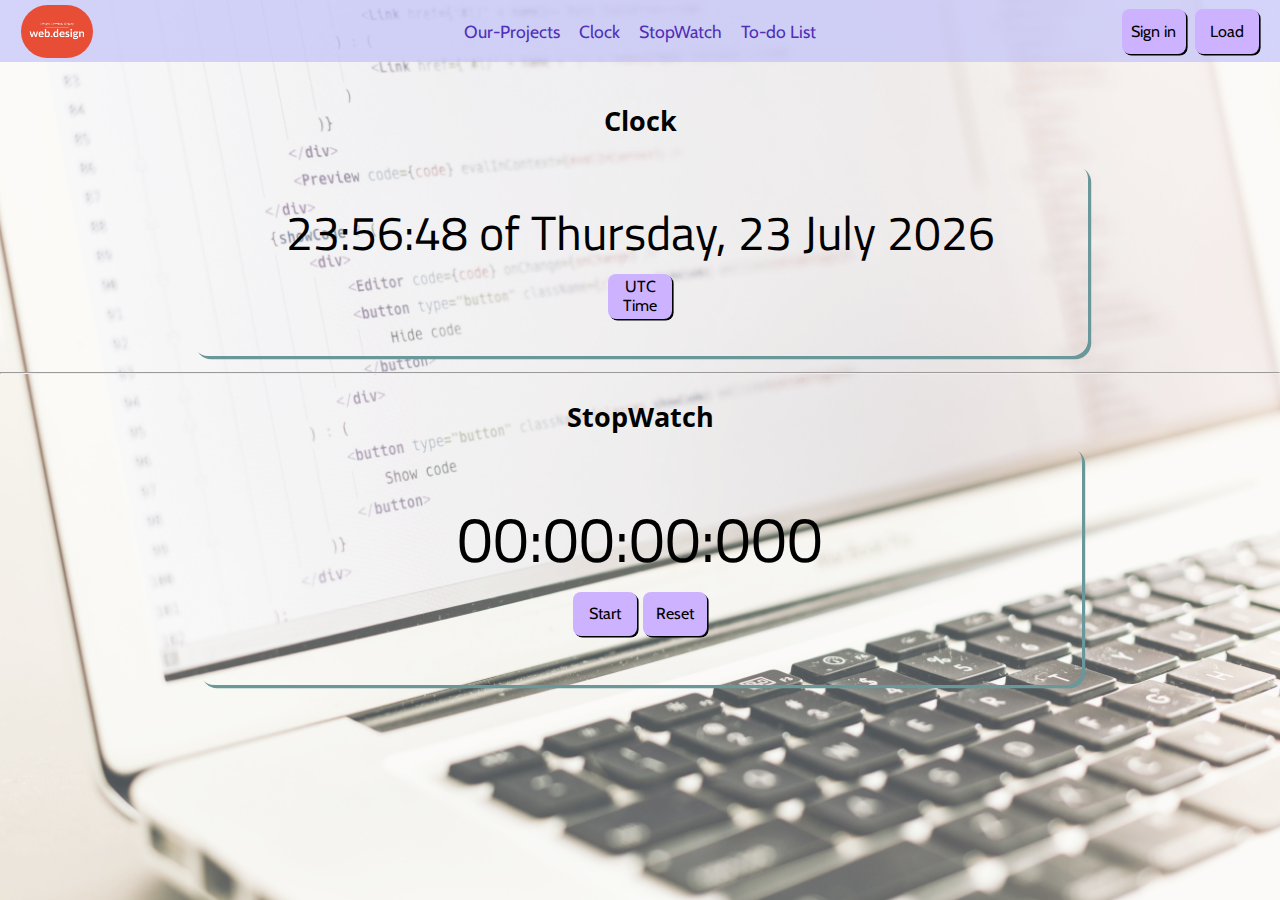
<file: index.html>
<!DOCTYPE html>
  <html lang="en">
    <head>
      <meta charset="UTF-8" />
      <meta name="viewport" content="width=device-width, initial-scale=1.0" />
      <title>Web.design| Java-Projects</title>
      <link rel="stylesheet" href="index.css" />
      <link rel="preconnect" href="https://fonts.googleapis.com" />
      <link rel="preconnect" href="https://fonts.gstatic.com" crossorigin />
      <link
        href="https://fonts.googleapis.com/css2?family=Bacasime+Antique&family=Bebas+Neue&family=Belanosima&family=Cabin&family=Caprasimo&family=Dosis:wght@200&family=Lato:wght@100&family=Lumanosimo&family=Noto+Serif+Display:wght@300&family=Open+Sans:ital,wght@1,300&family=Pacifico&family=Rubik+Dirt&family=Titillium+Web:wght@300&family=Ysabeau+Infant:wght@300&family=Ysabeau+SC:wght@500&display=swap"
        rel="stylesheet"
      />
    </head>
    <body>
      <nav id="navbar">
        <div id="logo-left">
          <img src="webdesign-logos/webdesign-logos1.jpeg" alt="" />
        </div>
        <div id="nav-mid">
          <li><a href="#">Our-Projects</a></li>
          <li><a href="#Clock">Clock</a></li>
          <li><a href="#Stopwatch">StopWatch</a></li>
          <li><a href="todo.html">To-do List</a></li>
        </div>
        <div id="buttons-right">
          <div class="button-box"><button class="btn">Sign in</button></div>
          <div class="button-box"><button class="btn">Load</button></div>
        </div>
      </nav>
      <section id="Clock">
        <div class="heading-box">
          <h1 class="heading-primary">Clock</h1>
        </div>
        <div class="clock-box">
          <span id="spanbox">
            <p></p>
            <div class="button-box">
              <button id="btn1" class="btn" onclick="switchUTC()"></button>
            </div>
          </span>
        </div>
      </section>
      <hr />
      <section id="Stopwatch">
        <div class="heading-box">
          <h1 class="heading-primary">StopWatch</h1>
        </div>
        <div class="stopwatch-box" id="watch">
          <p>00:00:00:000</p>
          <div class="button-box">
            <button id="btn2" class="btn" onclick="toggle()">Start</button>
            <button id="btn3" class="btn" onclick="Reset()">Reset</button>
          </div>
        </div>
      </section>
      <script src="index.js"></script>
    </body>
  </html>
</file>
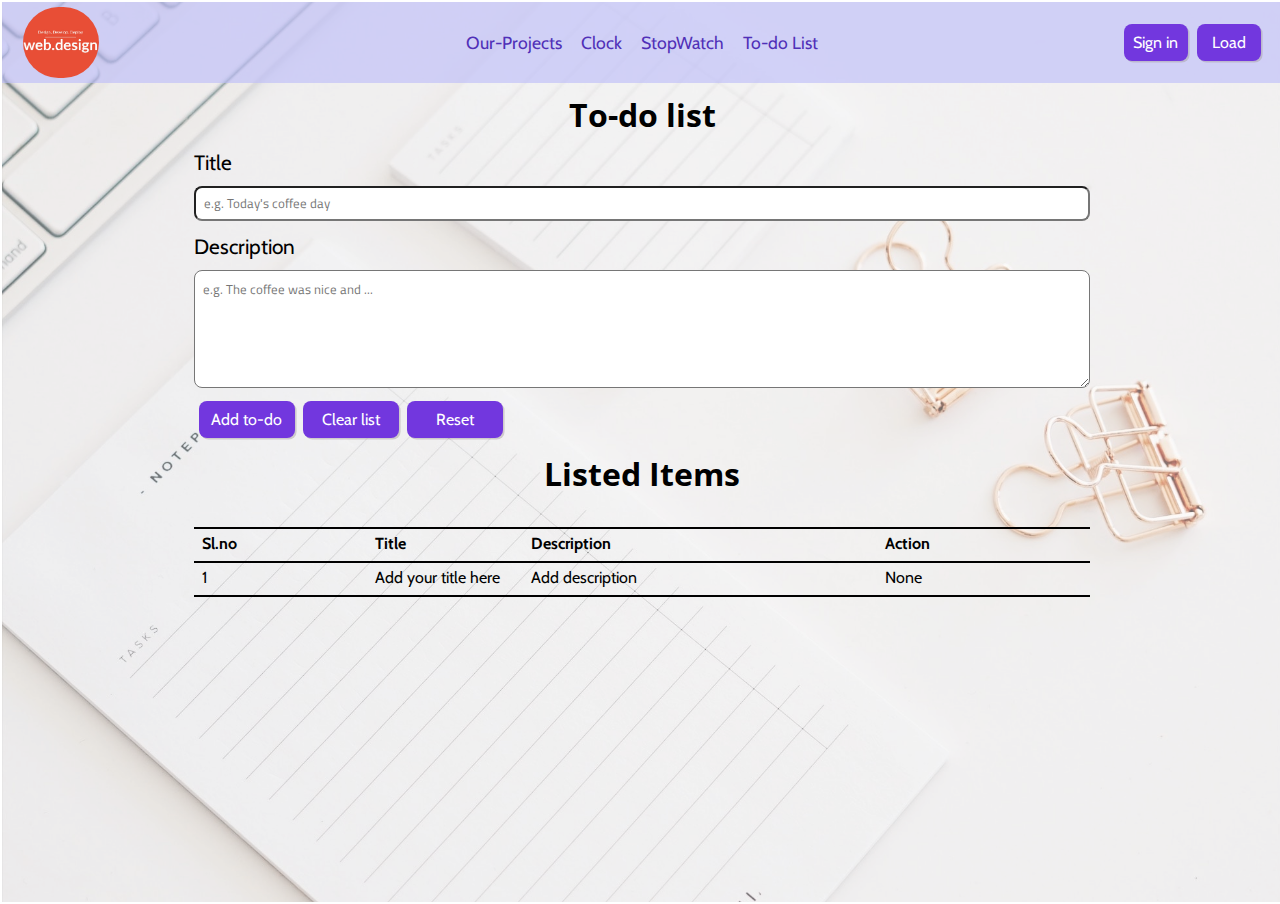
<file: todo.html>
<!DOCTYPE html>
<html lang="en">
  <head>
    <meta charset="UTF-8" />
    <meta name="viewport" content="width=device-width, initial-scale=1.0" />
    <title>TODO LIST</title>
    <link rel="stylesheet" href="todo.css" />
    <link
      href="https://fonts.googleapis.com/css2?family=Bacasime+Antique&family=Bebas+Neue&family=Belanosima&family=Cabin&family=Caprasimo&family=Dosis:wght@200&family=Lato:wght@100&family=Lumanosimo&family=Noto+Serif+Display:wght@300&family=Open+Sans:ital,wght@1,300&family=Pacifico&family=Rubik+Dirt&family=Titillium+Web:wght@300&family=Ysabeau+Infant:wght@300&family=Ysabeau+SC:wght@500&display=swap"
      rel="stylesheet"
    />
  </head>
  <body>
    <nav id="navbar">
      <div id="logo-left">
        <img src="webdesign-logos/webdesign-logos1.jpeg" alt="" />
      </div>
      <div id="nav-mid">
        <li><a href="#">Our-Projects</a></li>
        <li><a href="index.html">Clock</a></li>
        <li><a href="index.html">StopWatch</a></li>
        <li><a href="#">To-do List</a></li>
      </div>
      <div id="buttons-right">
        <div class="button-box"><button class="btn">Sign in</button></div>
        <div class="button-box"><button class="btn">Load</button></div>
      </div>
    </nav>
    <!-- <form> -->
    <div class="heading-box">
      <h1 class="heading-primary">To-do list</h1>
    </div>
    <div class="form-group">
      <label class="form-label" for="titleinp">Title</label>
      <input
        class="form-items"
        id="titleinp"
        type="text"
        placeholder="e.g. Today's coffee day"
      />
      <label class="form-label" for="txtarea">Description</label>
      <textarea
        class="form-items"
        name="desc"
        id="txtarea"
        cols="30"
        rows="5"
        placeholder="e.g. The coffee was nice and ..."
      ></textarea>
      <div class="button-box">
        <button id="btn1" class="btn btn-resp">Add to-do</button>
        <button id="btn2" class="btn btn-resp" onclick="listclear()">Clear list</button>
        <button id="btn3" class="btn btn-resp" onclick="reloadpage()">Reset</button>
      </div>
    </div>
    <!-- </form> -->
    <div class="tablebox">
      <div class="heading-box">
        <h1 class="heading-primary">Listed Items</h1>
      </div>
      <table id="tablemain">
        <thead>
          <tr>
            <th>Sl.no</th>
            <th>Title</th>
            <th>Description</th>
            <th>Action</th>
          </tr>
        </thead>
        <tbody id="tablebody">
          <!-- Elements will be dynamically added here -->
        </tbody>
      </table>
    </div>
  </body>
  <script src="mytodo.js"></script>
</html>
</file>
<file: index.css>
* {
  margin: 0;
  padding: 0;
}
html {
  scroll-behavior: smooth;
}
/* body */
body {
  position: relative;
  height: 100vh;
  width: 100%;
}
body::before {
  content: "";
  position: absolute;
  top: 0;
  left: 0;
  background-image: url(images/jackson-sophat-wUbNvDTsOIc-unsplash.jpg);
  background-size: cover;
  background-position: center;
  z-index: -1;
  height: 100%;
  width: 100%;
  opacity: 0.7;
}

/* Utility Classes */
.heading-primary {
  font-family: "Open Sans", sans-serif;
  font-size: 1.7rem;
}

/* navbar-section */
#navbar {
  /* border: 2px solid black; */
  background: #bdbdf8a1;
  display: grid;
  grid-template-columns: 1fr 1fr 1fr;
}
#logo-left {
  height: 100%;
  padding: 0.3rem;
  box-sizing: border-box;
  margin-left: 1rem;
}
#logo-left img {
  /* border: 2px solid red; */
  min-width: 3rem;
  height: 100%;
  width: 4.5rem;
  object-fit: cover;
  border-radius: 3rem;
}
#nav-mid {
  display: flex;
  align-items: center;
  justify-content: center;
  height: 100%;
}
#nav-mid li {
  list-style: none;
}
#nav-mid li a {
  text-decoration: none;
  /* border: 2px solid green; */
  margin: 0.3rem;
  padding: 0.3rem;
  font-size: 1.1rem;
  color: #5030b8;
  font-family: "Cabin", sans-serif;
}
#buttons-right {
  display: flex;
  justify-content: center;
  align-items: center;
  margin-left: auto;
  margin-right: 1rem;
}
.button-box {
  /* border: 2px solid red; */
  margin: 0.2rem;
}
.btn {
  box-shadow: 0.1rem 0.1rem;
  height: 2.8rem;
  width: 4rem;
  border-radius: 0.5rem;
  font-size: 1rem;
  cursor: pointer;
  font-family: "Cabin", sans-serif;
  border: none;
  margin: 0.1rem;
  padding: 0.1rem;
  background: #cdb2ff;
}

/* section-clock */
#Clock {
  margin-top: 2rem;
}
.heading-box {
  /* border: 2px solid black; */
  text-align: center;
  padding: 0.5rem;
}

.clock-box {
  /* border: 2px solid yellow; */
  display: flex;
  flex-direction: column;
  justify-content: center;
  font-size: 2rem;
  height: 25vh;
  align-items: center;
}
#spanbox {
  margin: 1rem;
  border-radius: 1rem;
  height: 100%;
  box-shadow: 0.2rem 0.2rem #6a979a;
  display: flex;
  justify-content: center;
  align-items: center;
  width: 70%;
  flex-direction: column;
}
#spanbox > p {
  /* border: 2px solid black; */
  font-size: 3rem;
  font-family: "Titillium Web", sans-serif;
}

/* section-stopwatch */

#Stopwatch {
  height: 20rem;
  width: 100%;
  margin-top: 1rem;
  /* border: 2px solid yellow; */
  /* background-color: red; */
}
.stopwatch-box {
  display: flex;
  flex-direction: column;
  justify-content: center;
  align-items: center;
  height: 75%;
  width: 69%;
  box-shadow: 0.2rem 0.2rem #6a979a;
  margin: 0.1rem auto;
  font-family: "Bebas Neue", sans-serif;
  border-radius: 1rem;
}
.stopwatch-box > p {
  font-size: 4rem;
  font-family: "Titillium Web", sans-serif;
}

@media (max-width: 1104px) {
  #nav-mid {
    text-align: center;
  }
  #nav-mid li:nth-child(1) {
    list-style: none;
    width: 7.1rem;
  }
  #nav-mid li:nth-child(4) {
    list-style: none;
    width: 6rem;
  }

  #nav-mid li a {
    text-decoration: none;
    /* border: 2px solid green; */
    /* margin: 0.3rem; */
    /* padding: 0.3rem; */
    font-size: 1.1rem;
    color: #5030b8;
    font-family: "Cabin", sans-serif;
  }
}

/* Media Queries  */
@media (max-width: 2000px) and (min-width: 971px) {
  body {
    height: 100vh;
  }
}
@media (max-width: 970px) {
  #spanbox {
    width: 77%;
    /* object-fit: contain;*/
  }
  #logo-left {
    margin-left: 2rem;
  }
  body {
    height: 100vh;
  }
}
@media (max-width: 882px) {
  #nav-mid li a {
    font-size: 1rem;
  }
  .btn {
    height: 2.6rem;
    width: 3.9rem;
  }
  #spanbox {
    width: 77%;
  }
  #spanbox > p {
    font-size: 2.5rem;
  }
}
@media (max-width: 735px) {
  /* html,
  body {
    overflow: hidden;
  } */
  .clock-box {
    text-align: center;
    height: 50vh;
  }
  body {
    height: 100%;
  }
}
@media (max-width: 616px) {
  #navbar {
    display: flex;
    justify-content: center;
    flex-direction: column;
  }
  #buttons-right {
    display: flex;
    margin: 1rem;
  }
  #logo-left {
    display: flex;
    margin: 1rem;
    justify-content: center;
  }
}
@media (max-width: 560px) {
  #spanbox > p {
    font-size: 2rem;
  }
  .stopwatch-box > p {
    font-size: 3rem;
    font-family: "Titillium Web", sans-serif;
  }
  .stopwatch-box {
    width: 80%;
  }
}
@media (max-width: 365px) {
  #nav-mid {
    flex-wrap: wrap;
  }
  .stopwatch-box > p {
    font-size: 2rem;
  }
}
@media (max-width: 264px) {
  #nav-mid {
    flex-direction: column;
  }
  .stopwatch-box > p {
    font-size: 1.5rem;
    overflow: hidden;
  }
  .stopwatch-box {
    flex-direction: column;
    text-align: center;
    flex-wrap: wrap;
  }
}
@media (max-width: 264px) {
  body,html{
    overflow: hidden;
  }
}
</file>
<file: todo.css>
* {
  margin: 0;
  padding: 0;
}
html {
  scroll-behavior: smooth;
}
/* background-body */
body {
  position: relative;
  height: 100vh;
  width: 100%;
  border: 2px solid white;
}
body::before {
  content: "";
  position: absolute;
  top: 0;
  left: 0;
  /* bottom: 0; */
  background-image: url(images/notebook.jpg);
  background-size: cover;
  background-position: center;
  z-index: -1;
  height: 100%;
  width: 100%;
  opacity: 0.6;
}

/* Utility Classes */
.heading-primary {
  font-family: "Open Sans", sans-serif;
  font-size: 2rem;
}

/* Navbar */
#navbar {
  /* border: 2px solid black; */
  background: #bdbdf8a1;
  display: grid;
  grid-template-columns: 1fr 1fr 1fr;
  /* height: 9vh; */
}
#logo-left {
  /* border: 2px solid yellow; */
  height: 9vh;
  width: 20%;
  /* margin: 0.5rem; */
  padding: 0.3rem;
  box-sizing: border-box;
  margin-left: 1rem;
}
#logo-left img {
  /* border: 2px solid red; */
  height: 100%;
  width: 100%;
  min-width: 4.5rem;
  min-height: 2.5rem;
  object-fit: cover;
  border-radius: 3rem;
}
#nav-mid {
  display: flex;
  align-items: center;
  justify-content: center;
  height: 100%;
}
#nav-mid li {
  list-style: none;
}
#nav-mid li a {
  text-decoration: none;
  /* border: 2px solid green; */
  margin: 0.3rem;
  padding: 0.3rem;
  font-size: 1.1rem;
  color: #5030b8;
  font-family: "Cabin", sans-serif;
}
#buttons-right {
  display: flex;
  justify-content: center;
  align-items: center;
  margin-left: auto;
  margin-right: 1rem;
}
.button-box {
  /* border: 2px solid red; */
  margin: 0.2rem;
}
.btn {
  box-shadow: 0.1rem 0.1rem rgba(164, 155, 155, 0.437);
  color: white;
  height: 2.3rem;
  width: 4rem;
  border-radius: 0.5rem;
  font-size: 1rem;
  cursor: pointer;
  font-family: "Cabin", sans-serif;
  border: none;
  margin: 0.1rem;
  padding: 0.1rem;
  background: #7237de;
}
#btn1 {
  width: 6rem;
}
#btn2 {
  width: 6rem;
}
#btn3 {
  width: 6rem;
}

.heading-box {
  text-align: center;
  margin-top: 0.6rem;
}
/* forms */
.form-group {
  font-family: "Cabin", sans-serif;
  font-size: 1.3rem;
  width: 70%;
  margin: auto;
  padding-top: 0.6rem;
  /* border: 2px solid red; */
  display: flex;
  flex-direction: column;
}
.form-label {
  padding: 0.3rem 0rem 0.2rem 0rem;
}
.form-items {
  margin: 0.5rem 0rem 0.5rem 0rem;
  padding: 0.5rem;
  border-radius: 0.5rem;
}
.form-items::placeholder {
  font-family: "Titillium Web", sans-serif;
}
#txtarea {
  font-family: "Titillium Web", sans-serif;
}
/* Table */
.tablebox {
  width: 70%;
  margin: auto;
}
#tablemain {
  box-sizing: border-box;
  border-collapse: collapse; /*no separate borders "separate for separate borders"*/
  margin: 2rem auto;
  width: 100%;
  padding-left: 3rem;
  font-family: "Cabin", sans-serif;
}
th,
td {
  /* border: 2px solid red; */
  text-align: left;
  padding: 0.3rem 0rem 0.5rem 0.5rem;
}
th {
  /* padding: 0.5rem 0rem 0.5rem 0.8rem; */
  /* border: 2px solid black; */
  border-bottom: 2px solid #000;
  border-top: 2px solid #000;
}
td {
  border-bottom: 2px solid #000;
  word-wrap: break-word;
  max-width: 0;
}

/* Media Queries */
@media screen and (max-width: 4000px) and (min-width: 1104px) {
  body {
    height: 100vh;
  }
}
@media screen and (max-width: 1104px) {
  #nav-mid li:nth-child(1) {
    width: 7.1rem;
  }
  #nav-mid li:nth-child(4) {
    width: 7rem;
  }
  body {
    height: 100%;
  }
}
@media screen and (max-width: 630px) {
  #nav-mid li {
    margin-top: 0.3rem;
  }
  #navbar {
    display: flex;
    flex-direction: column;
    align-items: center;
  }
  #logo-left {
    width: auto;
    padding-top: 0.3rem;
  }
  #buttons-right {
    display: flex;
    justify-content: center;
    align-items: center;
    margin: 0.5rem 0rem 0.5rem 0rem;
  }
  .button-box {
    display: flex;
    justify-content: center;
  }
  .btn-resp {
    margin: 0.3rem;
  }
  td {
    font-size: 0.8rem;
  }
}
@media screen and (max-width: 474px) {
  .tablebox {
    width: 93%;
  }
}
@media screen and (max-width: 385px) {
  #nav-mid {
    flex-wrap: wrap;
    text-align: center;
  }
  .btn {
    width: 3rem;
    font-size: 0.7rem;
  }
  td {
    font-size: 0.7rem;
  }
}
@media screen and (max-width: 275px) {
  #nav-mid {
    flex-direction: column;
  }
  .btn {
    font-size: 0.5rem;
    height: 1.7rem;
  }
  .tablebox {
    overflow: hidden;
  }
}
@media screen and (max-width: 215px) {
  .button-box {
    flex-wrap: wrap;
  }
}
</file>
